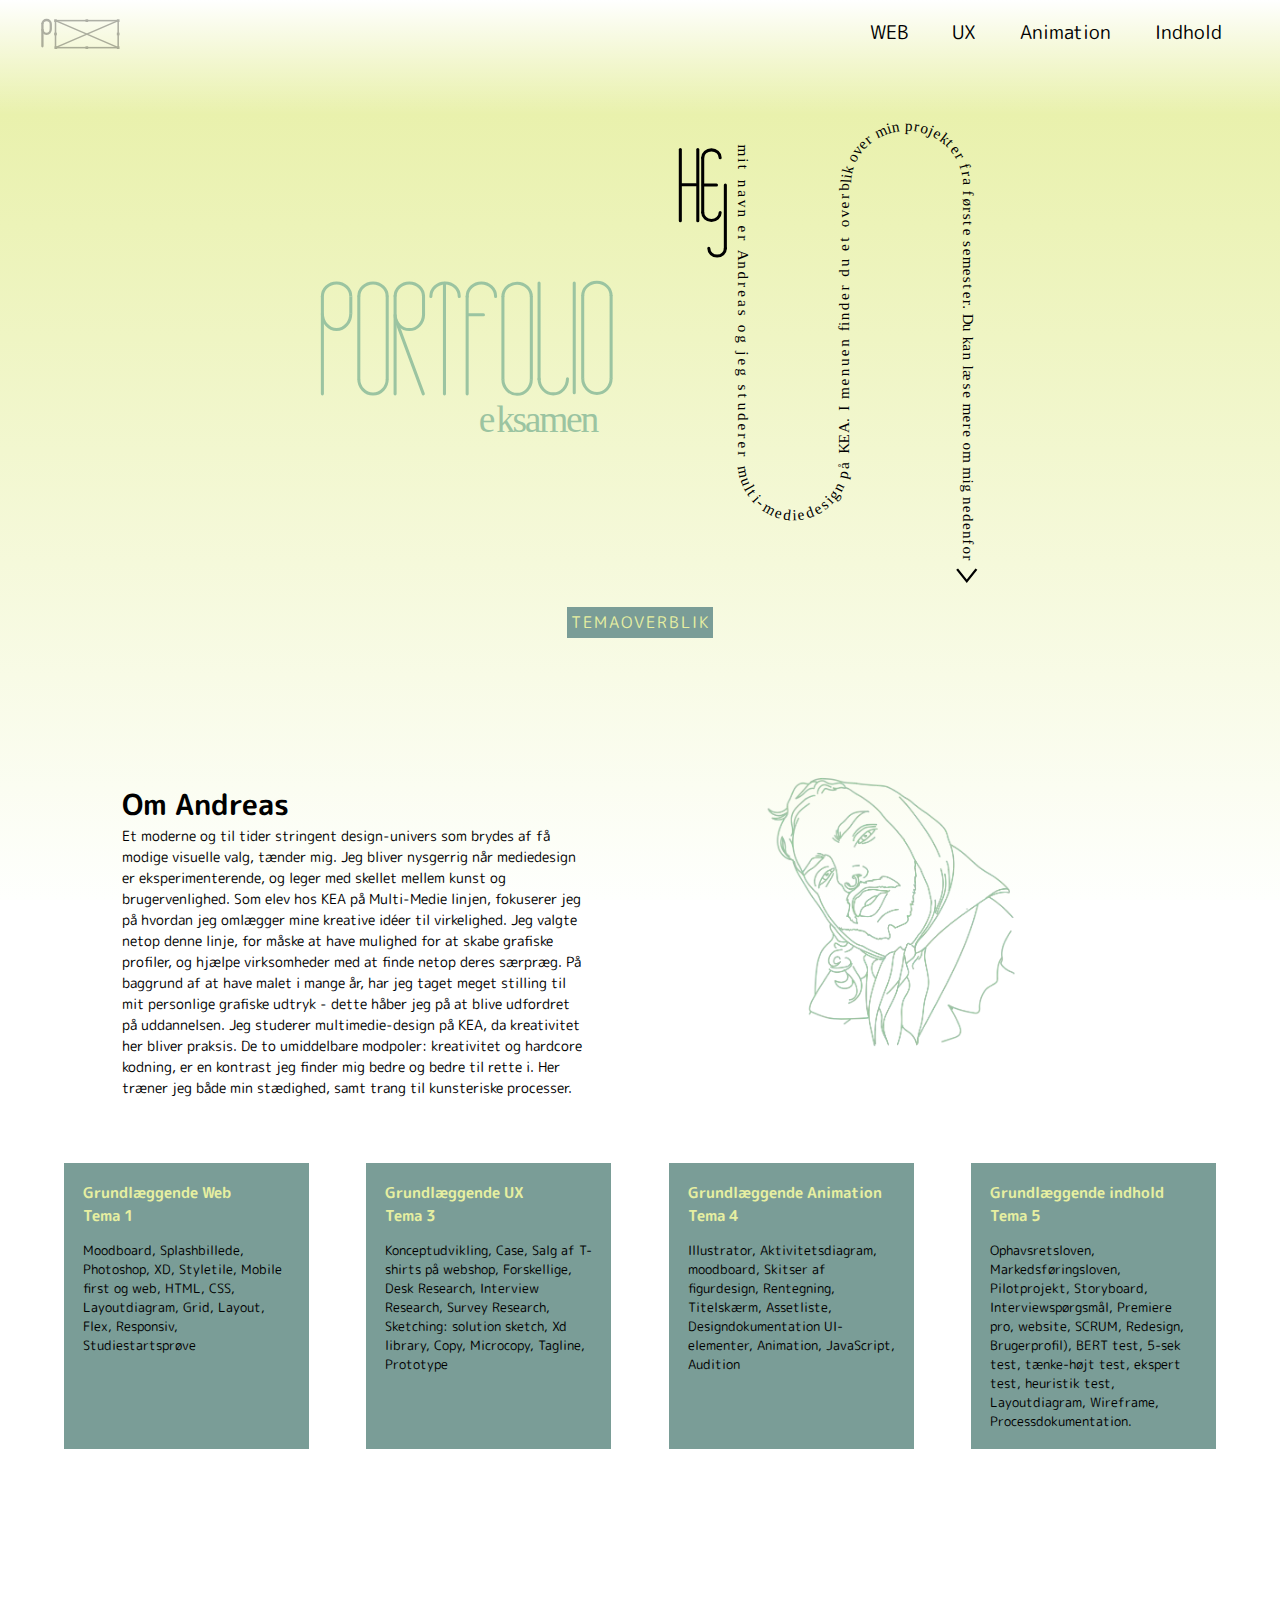
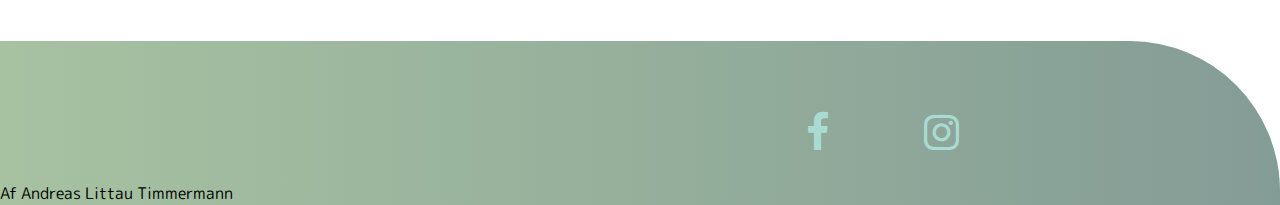
<file: index.html>
<!DOCTYPE html>
<html lang="da">
  <head>
    <meta charset="UTF-8" />
    <meta http-equiv="X-UA-Compatible" content="IE=edge" />
    <meta name="viewport" content="width=device-width, initial-scale=1.0" />
    <title>Document</title>
    <link rel="stylesheet" href="style.css" />
    <link rel="stylesheet" href="ALLE.css" />
    <link rel="preconnect" href="https://fonts.googleapis.com" />
    <link rel="preconnect" href="https://fonts.gstatic.com" crossorigin />
    <link
      href="https://fonts.googleapis.com/css2?family=M+PLUS+Rounded+1c&display=swap"
      rel="stylesheet"
    />
    <link
      rel="stylesheet"
      href="https://cdnjs.cloudflare.com/ajax/libs/font-awesome/4.7.0/css/font-awesome.min.css"
    />
  </head>

  <body>
    <header>
      <a href="index.html"
        ><img id="andreas_logo" src="billeder/logo.svg" alt="logo"
      /></a>
      <button class="toggle-btn">
        <img class="icon close" src="billeder/kryds.svg" alt="kryds" />
        <img class="icon burger" src="billeder/burgermenu.svg" alt="menu" />
      </button>

      <nav id="nav_burgermenu">
        <ul>
          <li><a href="web.html">WEB</a></li>
          <li><a href="UX.html">UX</a></li>
          <li><a href="Ani.html">Animation</a></li>
          <li><a href="indhold.html">Indhold</a></li>
        </ul>
      </nav>

      <nav id="nav_desktop" class="hidden">
        <ul>
          <li><a href="web.html">WEB</a></li>
          <li><a href="UX.html">UX</a></li>
          <li><a href="Ani.html">Animation</a></li>
          <li><a href="indhold.html">Indhold</a></li>
        </ul>
      </nav>
    </header>

    <div class="splash">
      <div class="portfolio">
        <img src="billeder/splash.svg" alt="portfolio" />
      </div>

      <div class="hej">
        <img src="billeder/billede2.svg" alt="tekst om andreas" />
      </div>
    </div>

    <div class="knap">
      <a href="index.html#temaoverblik">temaoverblik</a>
    </div>

    <div class="ommig">
      <div class="tekst">
        <h1>Om Andreas</h1>
        <p>
          Et moderne og til tider stringent design-univers som brydes af få
          modige visuelle valg, tænder mig. Jeg bliver nysgerrig når mediedesign
          er eksperimenterende, og leger med skellet mellem kunst og
          brugervenlighed. Som elev hos KEA på Multi-Medie linjen, fokuserer jeg
          på hvordan jeg omlægger mine kreative idéer til virkelighed. Jeg
          valgte netop denne linje, for måske at have mulighed for at skabe
          grafiske profiler, og hjælpe virksomheder med at finde netop deres
          særpræg. På baggrund af at have malet i mange år, har jeg taget meget
          stilling til mit personlige grafiske udtryk - dette håber jeg på at
          blive udfordret på uddannelsen. Jeg studerer multimedie-design på KEA,
          da kreativitet her bliver praksis. De to umiddelbare modpoler:
          kreativitet og hardcore kodning, er en kontrast jeg finder mig bedre
          og bedre til rette i. Her træner jeg både min stædighed, samt trang
          til kunsteriske processer.
        </p>
      </div>

      <div class="billede3">
        <img src="billeder/mig.webp" alt="mig" />
      </div>
    </div>

    <div id="temaoverblik">
      <div class="section3">
        <a class="tema" href="web.html">
          <h1>Grundlæggende Web <br />Tema 1</h1>
          <p>
            Moodboard, Splashbillede, Photoshop, XD, Styletile, Mobile first og
            web, HTML, CSS, Layoutdiagram, Grid, Layout, Flex, Responsiv,
            Studiestartsprøve
          </p>
        </a>

        <a class="tema" href="UX.html">
          <h1>Grundlæggende UX <br />Tema 3</h1>
          <p>
            Konceptudvikling, Case, Salg af T-shirts på webshop, Forskellige,
            Desk Research, Interview Research, Survey Research, Sketching:
            solution sketch, Xd library, Copy, Microcopy, Tagline, Prototype
          </p>
        </a>

        <a class="tema" href="Ani.html">
          <h1>Grundlæggende Animation <br />Tema 4</h1>
          <p>
            Illustrator, Aktivitetsdiagram, moodboard, Skitser af figurdesign,
            Rentegning, Titelskærm, Assetliste, Designdokumentation
            UI-elementer, Animation, JavaScript, Audition
          </p>
        </a>

        <a class="tema" href="indhold.html">
          <h1>Grundlæggende indhold <br />Tema 5</h1>
          <p>
            Ophavsretsloven, Markedsføringsloven, Pilotprojekt, Storyboard,
            Interviewspørgsmål, Premiere pro, website, SCRUM, Redesign,
            Brugerprofil), BERT test, 5-sek test, tænke-højt test, ekspert test,
            heuristik test, Layoutdiagram, Wireframe, Processdokumentation.
          </p>
        </a>
      </div>
    </div>

    <footer>
      <div class="footerindhold">
        <ul class="medier">
          <li>
            <a
              href="https://www.facebook.com/andreas.l.timmermann/"
              class="fa fa-facebook"
            ></a>
          </li>
          <li>
            <a
              href="https://www.instagram.com/andreastimmermann/?hl=da"
              class="fa fa-instagram"
            ></a>
          </li>
        </ul>
      </div>
      <p>Af Andreas Littau Timmermann</p>
    </footer>
    <script src="ALLE.js"></script>
  </body>
</html>
</file>
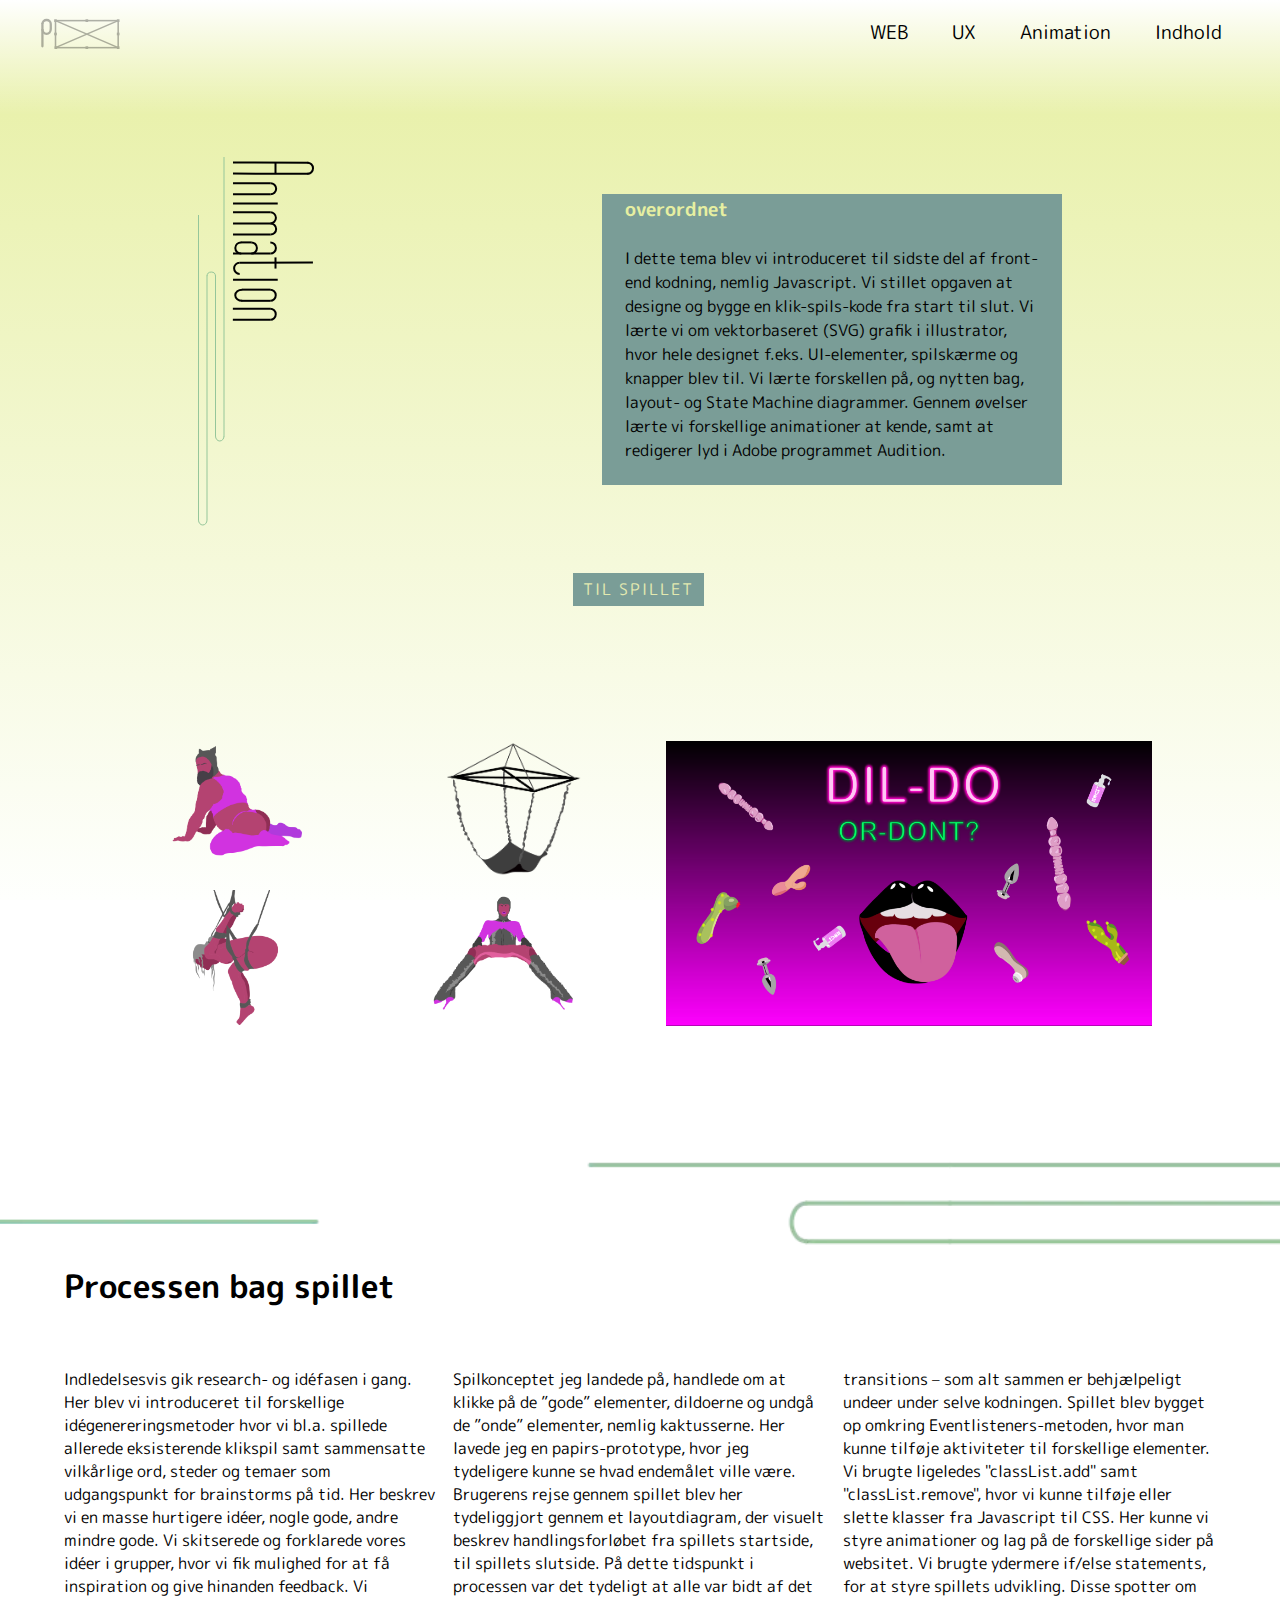
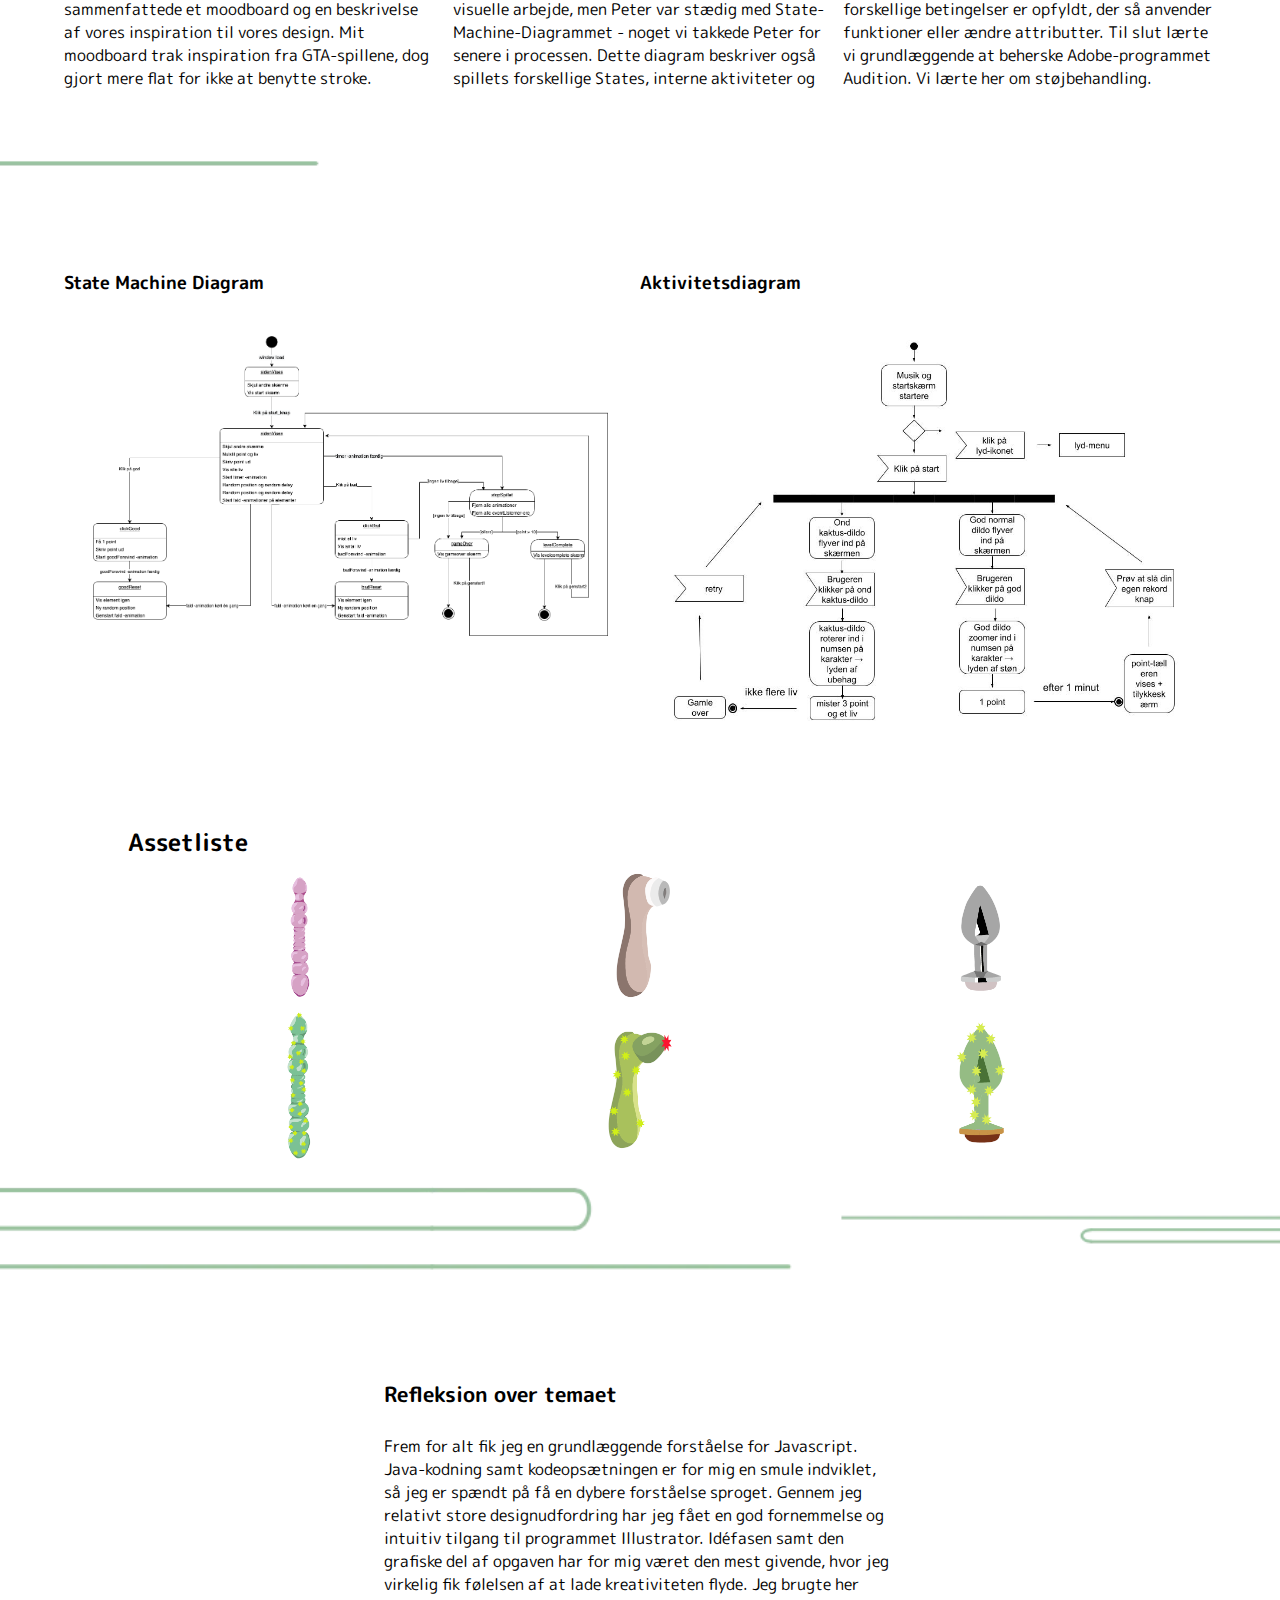
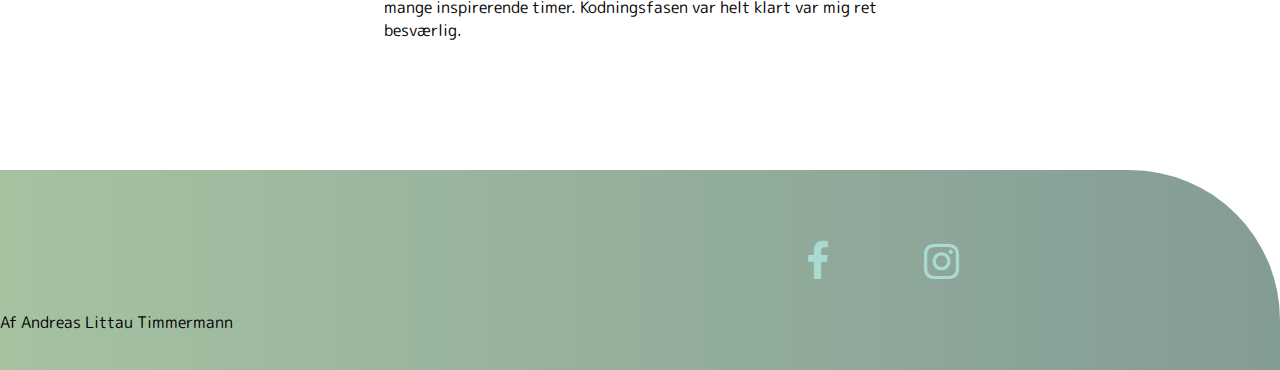
<file: Ani.html>
<!DOCTYPE html>
<html lang="da">
  <head>
    <meta charset="UTF-8" />
    <meta http-equiv="X-UA-Compatible" content="IE=edge" />
    <meta name="viewport" content="width=device-width, initial-scale=1.0" />
    <title>Document</title>
    <link rel="stylesheet" href="Ani.css" />
    <link rel="stylesheet" href="ALLE.css" />
    <link rel="preconnect" href="https://fonts.googleapis.com" />
    <link rel="preconnect" href="https://fonts.gstatic.com" crossorigin />
    <link
      href="https://fonts.googleapis.com/css2?family=M+PLUS+Rounded+1c&display=swap"
      rel="stylesheet"
    />
    <link
      rel="stylesheet"
      href="https://cdnjs.cloudflare.com/ajax/libs/font-awesome/4.7.0/css/font-awesome.min.css"
    />
  </head>
  <body>
    <header>
      <a href="index.html"
        ><img id="andreas_logo" src="billeder/logo.svg" alt="logo"
      /></a>
      <button class="toggle-btn">
        <img class="icon close" src="billeder/kryds.svg" alt="kryds" />
        <img class="icon burger" src="billeder/burgermenu.svg" alt="menu" />
      </button>

      <nav id="nav_burgermenu">
        <ul>
          <li><a href="web.html">WEB</a></li>
          <li><a href="UX.html">UX</a></li>
          <li><a href="Ani.html">Animation</a></li>
          <li><a href="indhold.html">Indhold</a></li>
        </ul>
      </nav>

      <nav id="nav_desktop" class="hidden">
        <ul>
          <li><a href="web.html">WEB</a></li>
          <li><a href="UX.html">UX</a></li>
          <li><a href="Ani.html">Animation</a></li>
          <li><a href="indhold.html">Indhold</a></li>
        </ul>
      </nav>
    </header>

    <div class="section1">
      <div class="animation">
        <img src="billeder/animation/animation.svg" alt="" />
      </div>

      <div class="overordnet">
        <h1>overordnet</h1>
        <p>
          I dette tema blev vi introduceret til sidste del af front-end kodning,
          nemlig Javascript. Vi stillet opgaven at designe og bygge en
          klik-spils-kode fra start til slut. Vi lærte vi om vektorbaseret (SVG)
          grafik i illustrator, hvor hele designet f.eks. UI-elementer,
          spilskærme og knapper blev til. Vi lærte forskellen på, og nytten bag,
          layout- og State Machine diagrammer. Gennem øvelser lærte vi
          forskellige animationer at kende, samt at redigerer lyd i Adobe
          programmet Audition.
        </p>
      </div>
    </div>

    <div class="section2">
      <div class="knap">
        <a href="https://downprelude.github.io/Hjemmeside-kopi/spillet.html"
          >Til spillet</a
        >
      </div>
    </div>

    <div class="section3">
      <img src="billeder/animation/hundemand.png" alt="" />
      <img src="billeder/animation/slynge.png" alt="" />
      <img src="billeder/animation/slinge.png" alt="" />
      <img src="billeder/animation/dom.png" alt="" />
      <div class="dildo">
        <img src="billeder/animation/dildoordont.png" alt="" />
      </div>
    </div>

    <div class="opdeler">
      <img src="billeder/web/opdeler2.webp" alt="opdeler" />
    </div>

    <div class="section4">
      <h1>Processen bag spillet</h1>

      <p>
        Indledelsesvis gik research- og idéfasen i gang. Her blev vi
        introduceret til forskellige idégenereringsmetoder hvor vi bl.a.
        spillede allerede eksisterende klikspil samt sammensatte vilkårlige ord,
        steder og temaer som udgangspunkt for brainstorms på tid. Her beskrev vi
        en masse hurtigere idéer, nogle gode, andre mindre gode. Vi skitserede
        og forklarede vores idéer i grupper, hvor vi fik mulighed for at få
        inspiration og give hinanden feedback. Vi sammenfattede et moodboard og
        en beskrivelse af vores inspiration til vores design. Mit moodboard trak
        inspiration fra GTA-spillene, dog gjort mere flat for ikke at benytte
        stroke. Spilkonceptet jeg landede på, handlede om at klikke på de ”gode”
        elementer, dildoerne og undgå de ”onde” elementer, nemlig kaktusserne.
        Her lavede jeg en papirs-prototype, hvor jeg tydeligere kunne se hvad
        endemålet ville være. Brugerens rejse gennem spillet blev her
        tydeliggjort gennem et layoutdiagram, der visuelt beskrev
        handlingsforløbet fra spillets startside, til spillets slutside. På
        dette tidspunkt i processen var det tydeligt at alle var bidt af det
        visuelle arbejde, men Peter var stædig med State-Machine-Diagrammet -
        noget vi takkede Peter for senere i processen. Dette diagram beskriver
        også spillets forskellige States, interne aktiviteter og transitions –
        som alt sammen er behjælpeligt undeer under selve kodningen. Spillet
        blev bygget op omkring Eventlisteners-metoden, hvor man kunne tilføje
        aktiviteter til forskellige elementer. Vi brugte ligeledes
        "classList.add" samt "classList.remove", hvor vi kunne tilføje eller
        slette klasser fra Javascript til CSS. Her kunne vi styre animationer og
        lag på de forskellige sider på websitet. Vi brugte ydermere if/else
        statements, for at styre spillets udvikling. Disse spotter om
        forskellige betingelser er opfyldt, der så anvender funktioner eller
        ændre attributter. Til slut lærte vi grundlæggende at beherske
        Adobe-programmet Audition. Vi lærte her om støjbehandling.
      </p>
    </div>

    <div class="opdeler">
      <img src="billeder/web/opdeler4.webp" alt="" />
    </div>

    <div class="section5">
      <div class="diagrammer">
        <div class="statemachine">
          <h2>State Machine Diagram</h2>
          <img src="billeder//animation/Statemachin.png" alt="statemachine" />
        </div>
        <div class="aktivitet">
          <h2>Aktivitetsdiagram</h2>

          <img
            src="billeder/animation/aktivitetsdiagram.jpg"
            alt="aktivitetsdiagram"
          />
        </div>
      </div>
    </div>

    <div class="sectionasset">
      <h2>Assetliste</h2>
      <div class="assetliste">
        <img src="billeder/animation/dildo1.png" class="hej" alt="dildo" />
        <img src="billeder/animation/satisfyer.png" alt="satisfyer" />
        <img src="billeder/animation/buttplug.png" alt="buttplug" />
        <img src="billeder/animation/kaktusdildo.png" alt="kaktusdildo" />
        <img
          src="billeder/animation/kaktussatisfyer.png"
          alt="kaktussatisdyer"
        />
        <img src="billeder/animation/kaktusbuttplug.png" alt="kaktusbuttplug" />
      </div>
    </div>

    <div class="opdeler">
      <img src="billeder/web/opdeler3.webp" alt="opdeler" />
    </div>

    <div class="section6">
      <h1>Refleksion over temaet</h1>
      <p>
        Frem for alt fik jeg en grundlæggende forståelse for Javascript.
        Java-kodning samt kodeopsætningen er for mig en smule indviklet, så jeg
        er spændt på få en dybere forståelse sproget. Gennem jeg relativt store
        designudfordring har jeg fået en god fornemmelse og intuitiv tilgang til
        programmet Illustrator. Idéfasen samt den grafiske del af opgaven har
        for mig været den mest givende, hvor jeg virkelig fik følelsen af at
        lade kreativiteten flyde. Jeg brugte her mange inspirerende timer.
        Kodningsfasen var helt klart var mig ret besværlig.
      </p>
    </div>

    <footer>
      <div class="footerindhold">
        <ul class="medier">
          <li>
            <a
              href="https://www.facebook.com/andreas.l.timmermann/"
              class="fa fa-facebook"
            ></a>
          </li>
          <li>
            <a
              href="https://www.instagram.com/andreastimmermann/?hl=da"
              class="fa fa-instagram"
            ></a>
          </li>
        </ul>
      </div>
      <p>Af Andreas Littau Timmermann</p>
    </footer>

    <script src="ALLE.js"></script>
  </body>
</html>
</file>
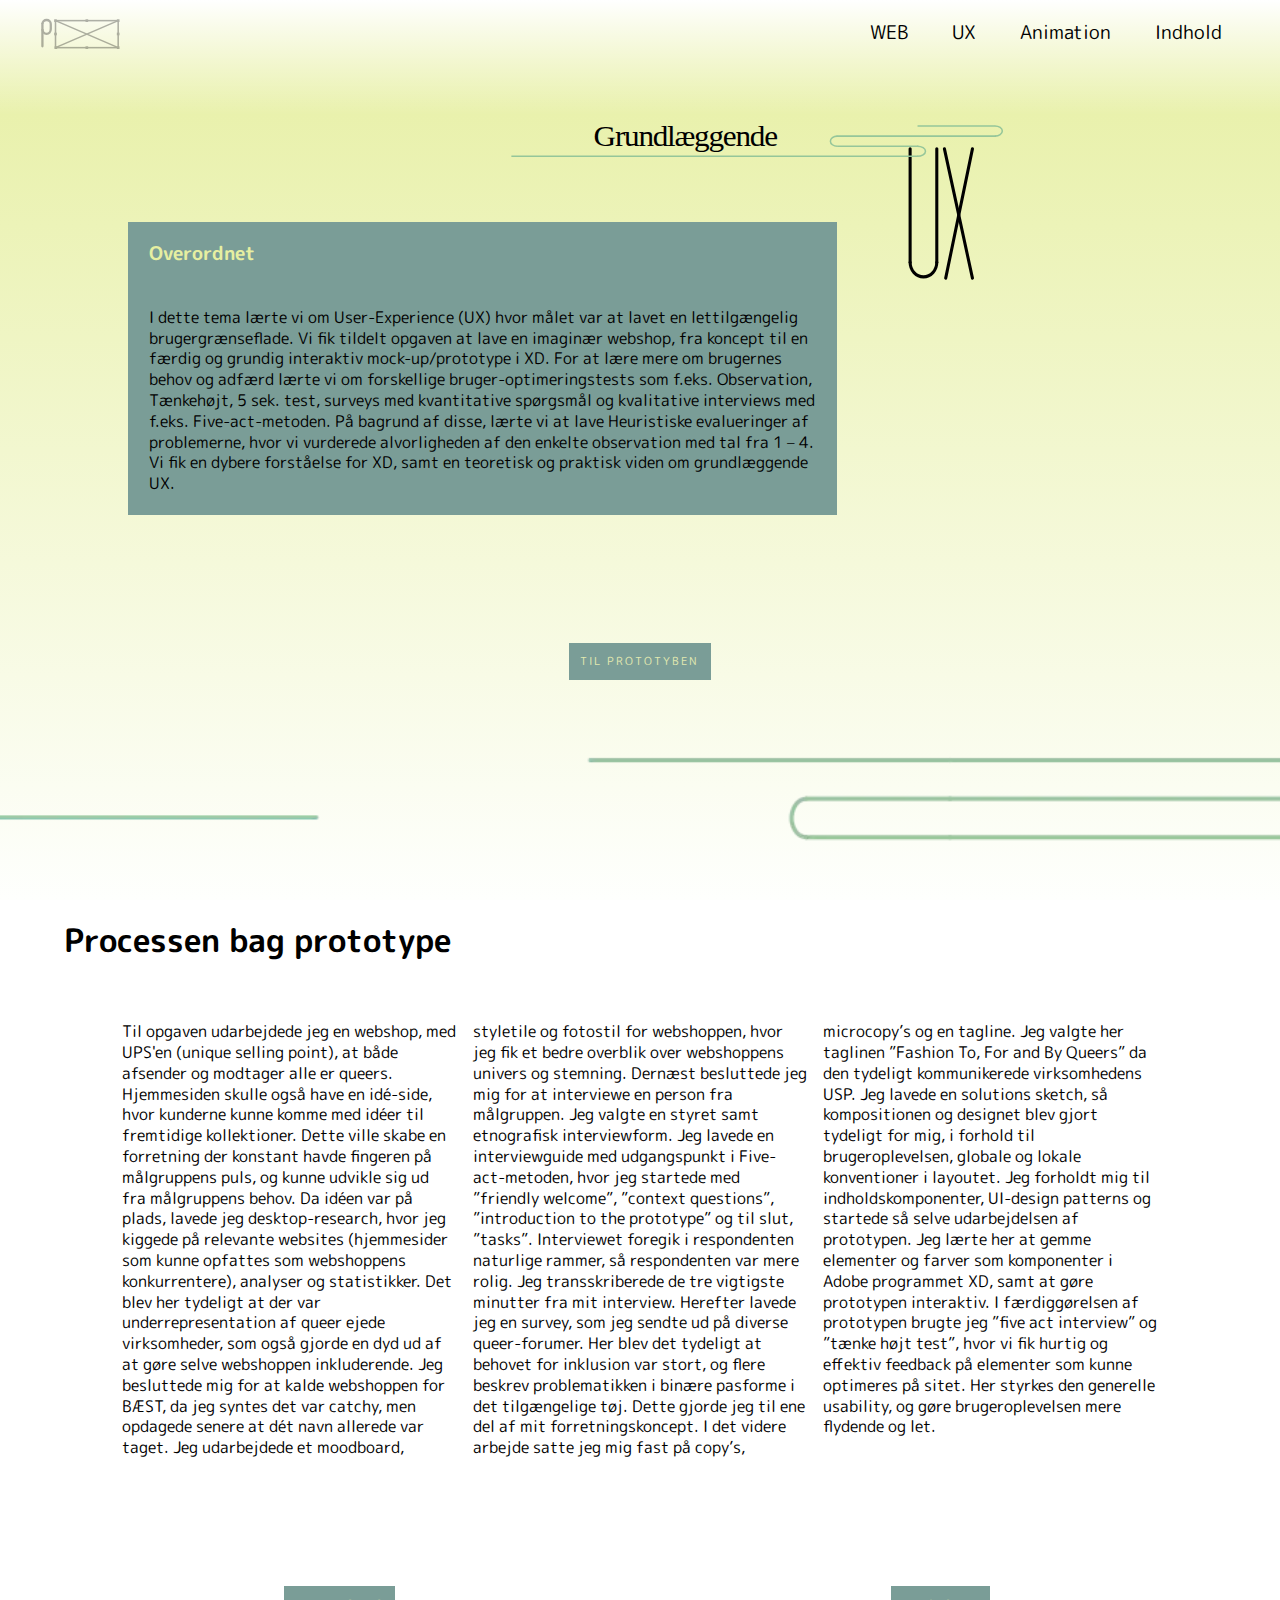
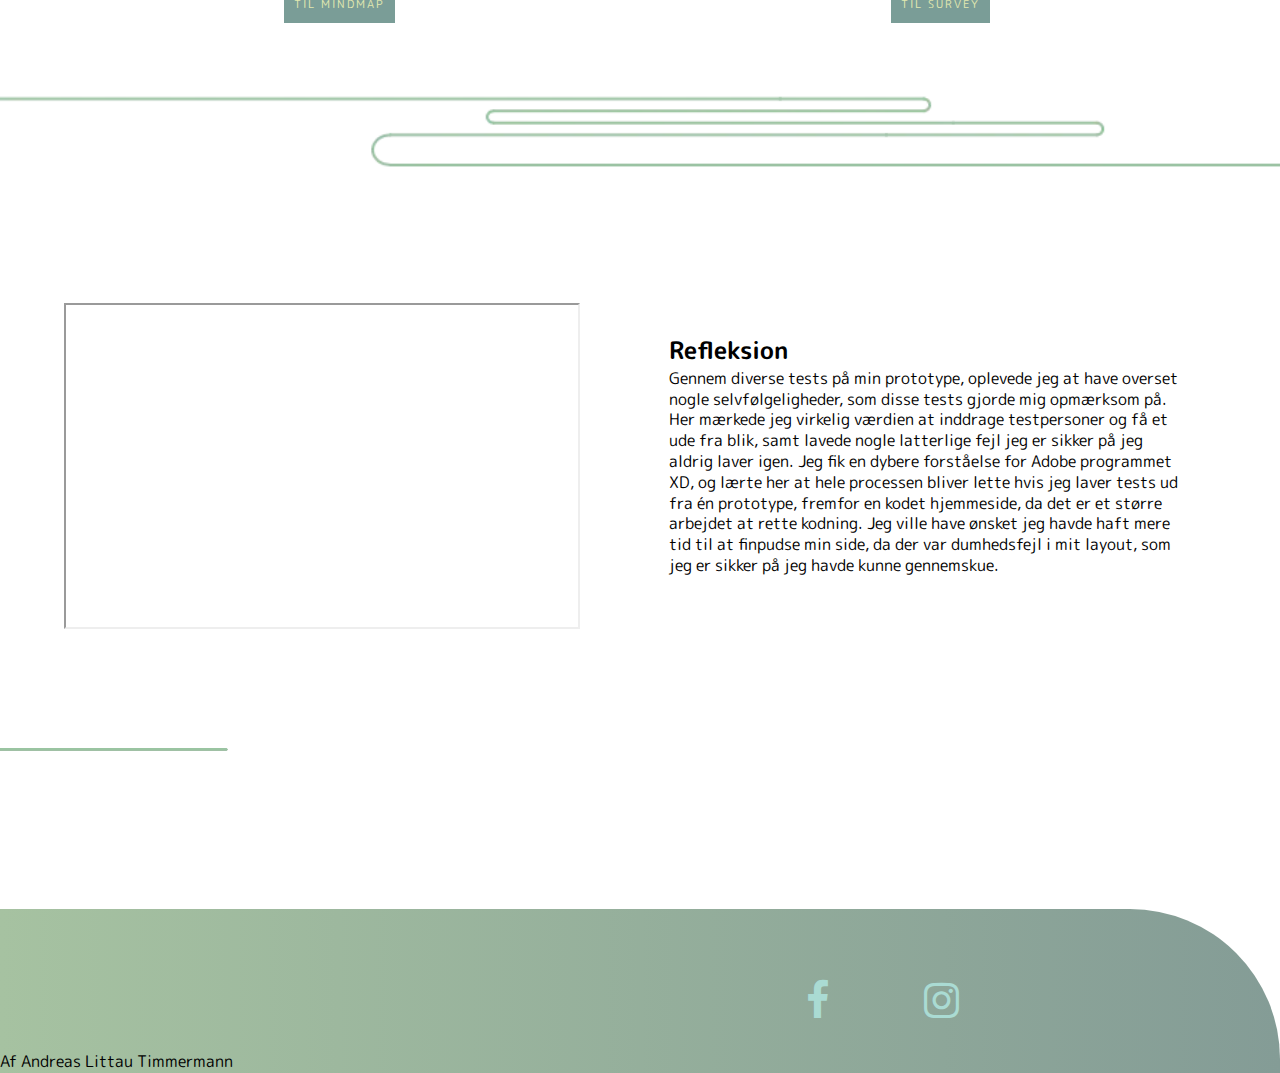
<file: UX.html>
<!DOCTYPE html>
<html lang="da">
  <head>
    <meta charset="UTF-8" />
    <meta http-equiv="X-UA-Compatible" content="IE=edge" />
    <meta name="viewport" content="width=device-width, initial-scale=1.0" />
    <title>Grundlæggende UX</title>
    <link rel="stylesheet" href="UX.css" />
    <link rel="stylesheet" href="ALLE.css" />
    <link
      rel="stylesheet"
      href="https://cdnjs.cloudflare.com/ajax/libs/font-awesome/4.7.0/css/font-awesome.min.css"
    />
    <link
      href="https://fonts.googleapis.com/css2?family=M+PLUS+Rounded+1c&display=swap"
      rel="stylesheet"
    />
  </head>
  <body>
    <header>
      <a href="index.html"
        ><img id="andreas_logo" src="billeder/logo.svg" alt="logo"
      /></a>
      <button class="toggle-btn">
        <img class="icon close" src="billeder/kryds.svg" alt="kryds" />
        <img class="icon burger" src="billeder/burgermenu.svg" alt="menu" />
      </button>

      <nav id="nav_burgermenu">
        <ul>
          <li><a href="web.html">WEB</a></li>
          <li><a href="UX.html">UX</a></li>
          <li><a href="Ani.html">Animation</a></li>
          <li><a href="indhold.html">Indhold</a></li>
        </ul>
      </nav>

      <nav id="nav_desktop" class="hidden">
        <ul>
          <li><a href="web.html">WEB</a></li>
          <li><a href="UX.html">UX</a></li>
          <li><a href="Ani.html">Animation</a></li>
          <li><a href="indhold.html">Indhold</a></li>
        </ul>
      </nav>
    </header>
    <div class="section1">
      <div class="overodnet">
        <h1>Overordnet</h1>
        <p>
          I dette tema lærte vi om User-Experience (UX) hvor målet var at lavet
          en lettilgængelig brugergrænseflade. Vi fik tildelt opgaven at lave en
          imaginær webshop, fra koncept til en færdig og grundig interaktiv
          mock-up/prototype i XD. For at lære mere om brugernes behov og adfærd
          lærte vi om forskellige bruger-optimeringstests som f.eks.
          Observation, Tænkehøjt, 5 sek. test, surveys med kvantitative
          spørgsmål og kvalitative interviews med f.eks. Five-act-metoden. På
          bagrund af disse, lærte vi at lave Heuristiske evalueringer af
          problemerne, hvor vi vurderede alvorligheden af den enkelte
          observation med tal fra 1 – 4. Vi fik en dybere forståelse for XD,
          samt en teoretisk og praktisk viden om grundlæggende UX.
        </p>
      </div>

      <div class="ux">
        <img src="billeder/UX/grundlæggendeux.svg" alt="UX" />
      </div>
    </div>

    <div class="section2">
      <div class="knap">
        <a
          href="https://xd.adobe.com/view/73e7176b-0763-4697-bb2d-a73b844e5c7e-26b4/"
          >Til prototyben</a
        >
      </div>
    </div>

    <div class="opdeler">
      <img src="billeder/web/opdeler2.webp" alt="opdeler" />
    </div>

    <div class="section3">
      <h1>Processen bag prototype</h1>
      <p>
        Til opgaven udarbejdede jeg en webshop, med UPS'en (unique selling
        point), at både afsender og modtager alle er queers. Hjemmesiden skulle
        også have en idé-side, hvor kunderne kunne komme med idéer til
        fremtidige kollektioner. Dette ville skabe en forretning der konstant
        havde fingeren på målgruppens puls, og kunne udvikle sig ud fra
        målgruppens behov. Da idéen var på plads, lavede jeg desktop-research,
        hvor jeg kiggede på relevante websites (hjemmesider som kunne opfattes
        som webshoppens konkurrentere), analyser og statistikker. Det blev her
        tydeligt at der var underrepresentation af queer ejede virksomheder, som
        også gjorde en dyd ud af at gøre selve webshoppen inkluderende. Jeg
        besluttede mig for at kalde webshoppen for BÆST, da jeg syntes det var
        catchy, men opdagede senere at dét navn allerede var taget. Jeg
        udarbejdede et moodboard, styletile og fotostil for webshoppen, hvor jeg
        fik et bedre overblik over webshoppens univers og stemning. Dernæst
        besluttede jeg mig for at interviewe en person fra målgruppen. Jeg
        valgte en styret samt etnografisk interviewform. Jeg lavede en
        interviewguide med udgangspunkt i Five-act-metoden, hvor jeg startede
        med ”friendly welcome”, ”context questions”, ”introduction to the
        prototype” og til slut, ”tasks”. Interviewet foregik i respondenten
        naturlige rammer, så respondenten var mere rolig. Jeg transskriberede de
        tre vigtigste minutter fra mit interview. Herefter lavede jeg en survey,
        som jeg sendte ud på diverse queer-forumer. Her blev det tydeligt at
        behovet for inklusion var stort, og flere beskrev problematikken i
        binære pasforme i det tilgængelige tøj. Dette gjorde jeg til ene del af
        mit forretningskoncept. I det videre arbejde satte jeg mig fast på
        copy’s, microcopy’s og en tagline. Jeg valgte her taglinen ”Fashion To,
        For and By Queers” da den tydeligt kommunikerede virksomhedens USP. Jeg
        lavede en solutions sketch, så kompositionen og designet blev gjort
        tydeligt for mig, i forhold til brugeroplevelsen, globale og lokale
        konventioner i layoutet. Jeg forholdt mig til indholdskomponenter,
        UI-design patterns og startede så selve udarbejdelsen af prototypen. Jeg
        lærte her at gemme elementer og farver som komponenter i Adobe
        programmet XD, samt at gøre prototypen interaktiv. I færdiggørelsen af
        prototypen brugte jeg ”five act interview” og ”tænke højt test”, hvor vi
        fik hurtig og effektiv feedback på elementer som kunne optimeres på
        sitet. Her styrkes den generelle usability, og gøre brugeroplevelsen
        mere flydende og let.
      </p>
    </div>

    <div class="toknapper">
      <div class="knap mindmap">
        <a href="https://miro.com/app/board/o9J_luADJCc=/">Til Mindmap</a>
      </div>

      <div class="knap survey">
        <a
          href="https://docs.google.com/forms/d/e/1FAIpQLSeqX3IgGkAy7QAV1cgGkWveFiZuXQRSENyDFf1bHSlA-kBgbw/viewform?vc=0&c=0&w=1&flr=0"
          >Til survey</a
        >
      </div>
    </div>

    <div class="opdeler2">
      <img src="billeder/web/opdeler5.webp" alt="opdeler" />
    </div>

    <div class="section4">
      <div class="powerpoint">
        <iframe
          src="https://docs.google.com/presentation/d/e/2PACX-1vS5ro88RaFEmPaslWXdmcPzza3BjqJFQirh71_t9liZdilireUiBVMufKDLq8Jpdg/embed?start=false&loop=false&delayms=3000"
          width="1920"
          height="1109"
        ></iframe>
      </div>

      <div class="refleksion">
        <h2>Refleksion</h2>

        <p>
          Gennem diverse tests på min prototype, oplevede jeg at have overset
          nogle selvfølgeligheder, som disse tests gjorde mig opmærksom på. Her
          mærkede jeg virkelig værdien at inddrage testpersoner og få et ude fra
          blik, samt lavede nogle latterlige fejl jeg er sikker på jeg aldrig
          laver igen. Jeg fik en dybere forståelse for Adobe programmet XD, og
          lærte her at hele processen bliver lette hvis jeg laver tests ud fra
          én prototype, fremfor en kodet hjemmeside, da det er et større
          arbejdet at rette kodning. Jeg ville have ønsket jeg havde haft mere
          tid til at finpudse min side, da der var dumhedsfejl i mit layout, som
          jeg er sikker på jeg havde kunne gennemskue.
        </p>
      </div>
    </div>

    <div class="opdeler3">
      <img src="billeder/web/opdeler4.webp" alt="opdeler" />
    </div>

    <footer>
      <div class="footerindhold">
        <ul class="medier">
          <li>
            <a
              href="https://www.facebook.com/andreas.l.timmermann/"
              class="fa fa-facebook"
            ></a>
          </li>
          <li>
            <a
              href="https://www.instagram.com/andreastimmermann/?hl=da"
              class="fa fa-instagram"
            ></a>
          </li>
        </ul>
      </div>
      <p>Af Andreas Littau Timmermann</p>
    </footer>

    <script src="ALLE.js"></script>
  </body>
</html>
</file>
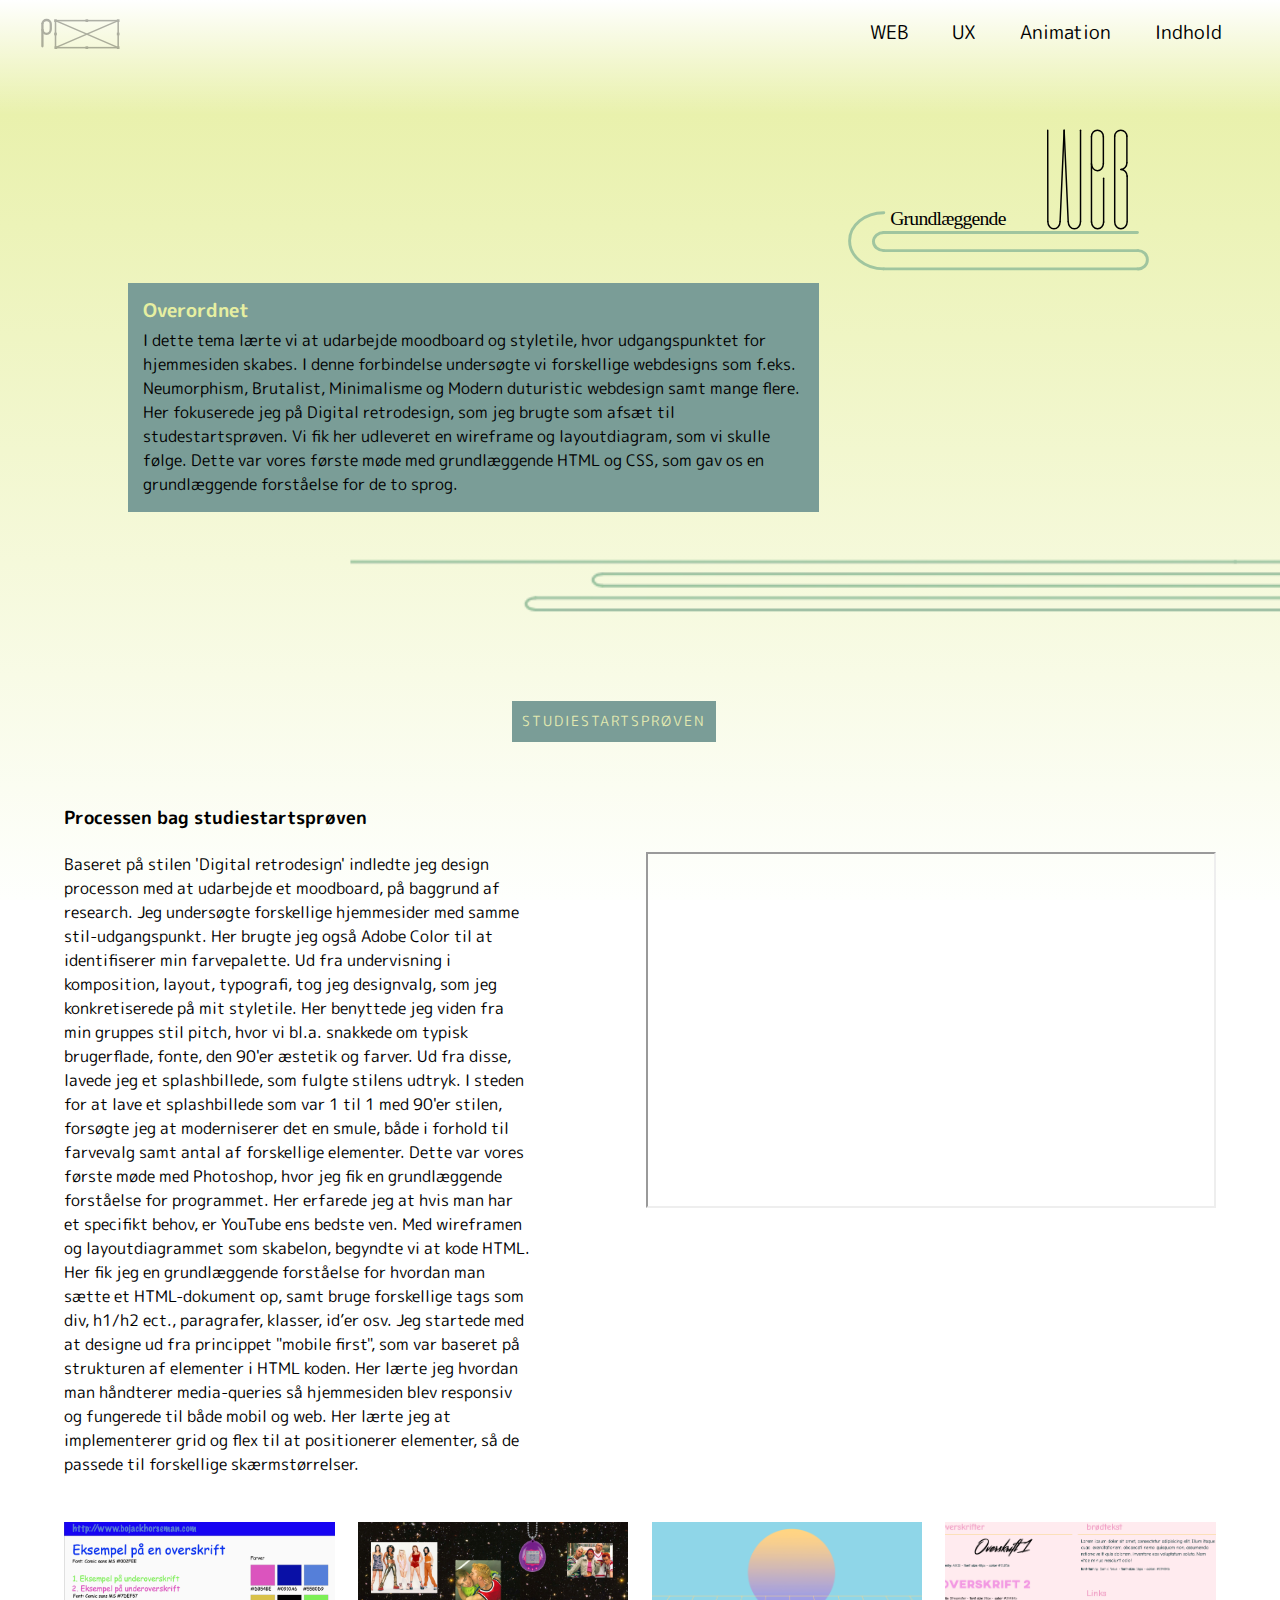
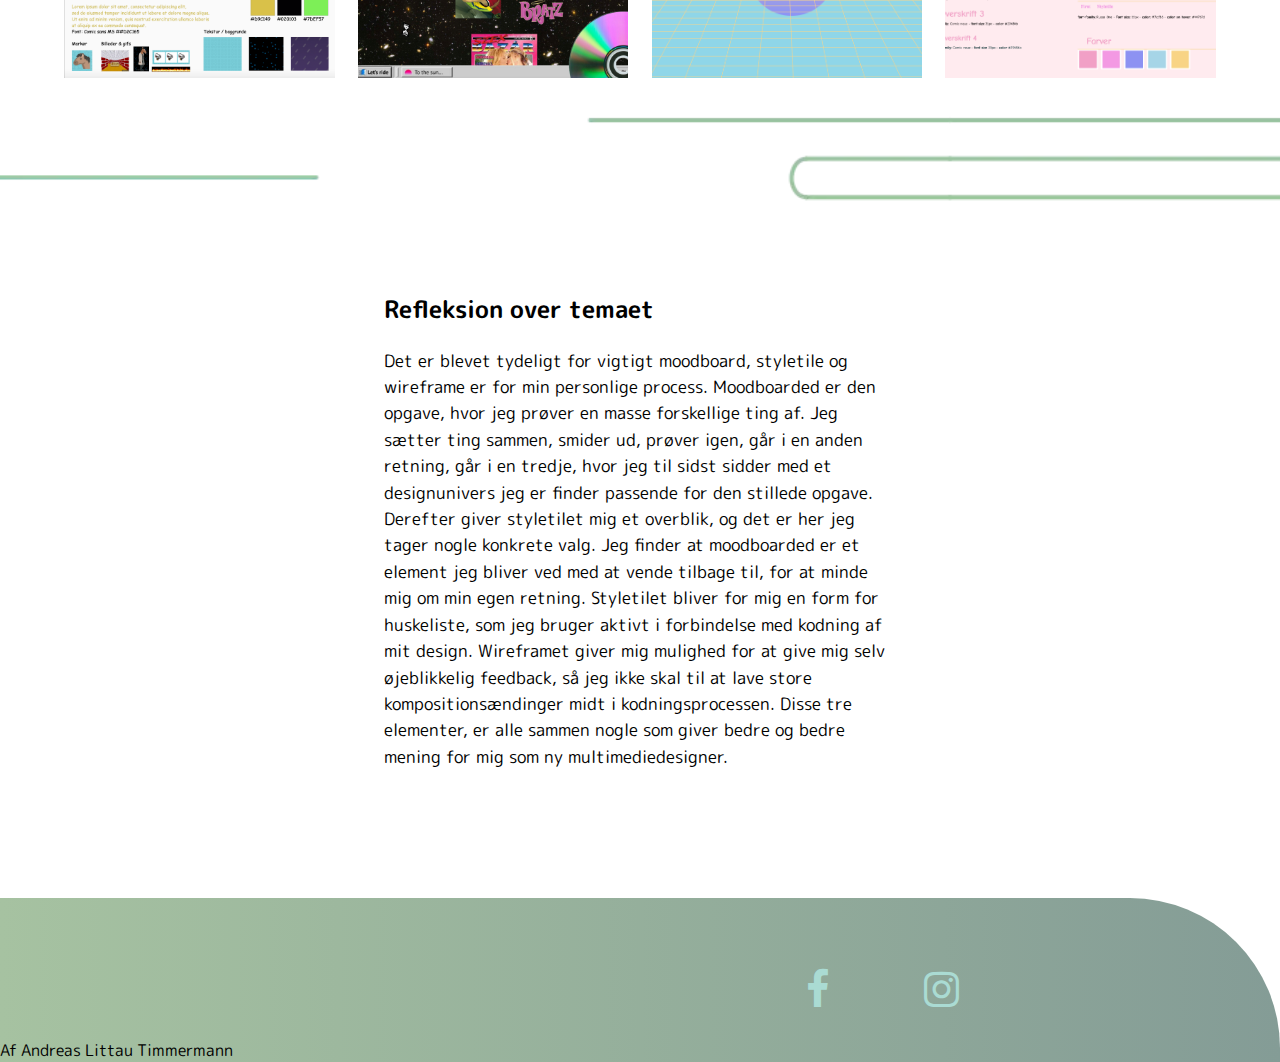
<file: web.html>
<!DOCTYPE html>
<html lang="da">
  <head>
    <meta charset="UTF-8" />
    <meta http-equiv="X-UA-Compatible" content="IE=edge" />
    <meta name="viewport" content="width=device-width, initial-scale=1.0" />
    <title>Document</title>

    <link rel="stylesheet" href="GW.css" />
    <link rel="stylesheet" href="ALLE.css" />
    <link
      rel="stylesheet"
      href="https://cdnjs.cloudflare.com/ajax/libs/font-awesome/4.7.0/css/font-awesome.min.css"
    />
    <link
      href="https://fonts.googleapis.com/css2?family=M+PLUS+Rounded+1c&display=swap"
      rel="stylesheet"
    />
  </head>
  <body>
    <header>
      <a href="index.html"
        ><img id="andreas_logo" src="billeder/logo.svg" alt="logo"
      /></a>
      <button class="toggle-btn">
        <img class="icon close" src="billeder/kryds.svg" alt="menu" />
        <img class="icon burger" src="billeder/burgermenu.svg" alt="kryds" />
      </button>

      <nav id="nav_burgermenu">
        <ul>
          <li><a href="web.html">WEB</a></li>
          <li><a href="UX.html">UX</a></li>
          <li><a href="Ani.html">Animation</a></li>
          <li><a href="indhold.html">Indhold</a></li>
        </ul>
      </nav>

      <nav id="nav_desktop" class="hidden">
        <ul>
          <li><a href="web.html">WEB</a></li>
          <li><a href="UX.html">UX</a></li>
          <li><a href="Ani.html">Animation</a></li>
          <li><a href="indhold.html">Indhold</a></li>
        </ul>
      </nav>
    </header>
    <div class="section1">
      <div class="web">
        <img src="billeder/web/web-splash.svg" alt="" />
      </div>
      <div class="introweb">
        <div class="introtekst">
          <h1>Overordnet</h1>
          <p>
            I dette tema lærte vi at udarbejde moodboard og styletile, hvor
            udgangspunktet for hjemmesiden skabes. I denne forbindelse
            undersøgte vi forskellige webdesigns som f.eks. Neumorphism,
            Brutalist, Minimalisme og Modern duturistic webdesign samt mange
            flere. Her fokuserede jeg på Digital retrodesign, som jeg brugte som
            afsæt til studestartsprøven. Vi fik her udleveret en wireframe og
            layoutdiagram, som vi skulle følge. Dette var vores første møde med
            grundlæggende HTML og CSS, som gav os en grundlæggende forståelse
            for de to sprog.
          </p>
        </div>
      </div>
    </div>

    <div class="opdeler">
      <img src="billeder/web/opdeler.webp" alt="opdeler" />
    </div>

    <div class="process">
      <div class="knap-grid">
        <div class="knap2">
          <a
            href="http://andreaslittau.dk/kea/02_web/02_html/responsive_site_v2/"
            >Studiestartsprøven</a
          >
        </div>
      </div>

      <div class="section2">
        <div class="processtekst">
          <h1>Processen bag studiestartsprøven</h1>
          <p>
            Baseret på stilen 'Digital retrodesign' indledte jeg design
            processon med at udarbejde et moodboard, på baggrund af research.
            Jeg undersøgte forskellige hjemmesider med samme stil-udgangspunkt.
            Her brugte jeg også Adobe Color til at identifiserer min
            farvepalette. Ud fra undervisning i komposition, layout, typografi,
            tog jeg designvalg, som jeg konkretiserede på mit styletile. Her
            benyttede jeg viden fra min gruppes stil pitch, hvor vi bl.a.
            snakkede om typisk brugerflade, fonte, den 90'er æstetik og farver.
            Ud fra disse, lavede jeg et splashbillede, som fulgte stilens
            udtryk. I steden for at lave et splashbillede som var 1 til 1 med
            90'er stilen, forsøgte jeg at moderniserer det en smule, både i
            forhold til farvevalg samt antal af forskellige elementer. Dette var
            vores første møde med Photoshop, hvor jeg fik en grundlæggende
            forståelse for programmet. Her erfarede jeg at hvis man har et
            specifikt behov, er YouTube ens bedste ven. Med wireframen og
            layoutdiagrammet som skabelon, begyndte vi at kode HTML. Her fik jeg
            en grundlæggende forståelse for hvordan man sætte et HTML-dokument
            op, samt bruge forskellige tags som div, h1/h2 ect., paragrafer,
            klasser, id’er osv. Jeg startede med at designe ud fra princippet
            "mobile first", som var baseret på strukturen af elementer i HTML
            koden. Her lærte jeg hvordan man håndterer media-queries så
            hjemmesiden blev responsiv og fungerede til både mobil og web. Her
            lærte jeg at implementerer grid og flex til at positionerer
            elementer, så de passede til forskellige skærmstørrelser.
          </p>
        </div>
        <div class="powerpoint">
          <iframe
            src="https://docs.google.com/presentation/d/e/2PACX-1vSL13AfnmTSxporJ6XfxiW5m6dTlWBcVg0m27sdpUyryFKFalLxaMiw_i8M3yv_kTCbossEWUYYYR56/embed?start=false&loop=false&delayms=3000"
            width="960"
            height="569"
          ></iframe>
        </div>
      </div>
    </div>

    <div class="collage">
      <img src="billeder/web/retrostyletile.png" alt="" />
      <img src="billeder/web/retromood.png" alt="" />
      <img src="billeder/web/splashbillede.png" alt="" />
      <img src="billeder/web/styletilehjemmeside.png" alt="" />
    </div>

    <div class="opdeler">
      <img src="billeder/web/opdeler2.webp" alt="" />
    </div>

    <div class="section3">
      <div class="brodtekst2">
        <h1>Refleksion over temaet</h1>

        <p>
          Det er blevet tydeligt for vigtigt moodboard, styletile og wireframe
          er for min personlige process. Moodboarded er den opgave, hvor jeg
          prøver en masse forskellige ting af. Jeg sætter ting sammen, smider
          ud, prøver igen, går i en anden retning, går i en tredje, hvor jeg til
          sidst sidder med et designunivers jeg er finder passende for den
          stillede opgave. Derefter giver styletilet mig et overblik, og det er
          her jeg tager nogle konkrete valg. Jeg finder at moodboarded er et
          element jeg bliver ved med at vende tilbage til, for at minde mig om
          min egen retning. Styletilet bliver for mig en form for huskeliste,
          som jeg bruger aktivt i forbindelse med kodning af mit design.
          Wireframet giver mig mulighed for at give mig selv øjeblikkelig
          feedback, så jeg ikke skal til at lave store kompositionsændinger midt
          i kodningsprocessen. Disse tre elementer, er alle sammen nogle som
          giver bedre og bedre mening for mig som ny multimediedesigner.
        </p>
      </div>
    </div>
    <footer>
      <div class="footerindhold">
        <ul class="medier">
          <li>
            <a
              href="https://www.facebook.com/andreas.l.timmermann/"
              class="fa fa-facebook"
            ></a>
          </li>
          <li>
            <a
              href="https://www.instagram.com/andreastimmermann/?hl=da"
              class="fa fa-instagram"
            ></a>
          </li>
        </ul>
      </div>
      <p>Af Andreas Littau Timmermann</p>
    </footer>
    <script src="ALLE.js"></script>
  </body>
</html>
</file>
<file: style.css>
body {
  margin: 0;
  padding: 0;
  background-image: linear-gradient(#e6efa1, #fefffd);
  background-repeat: no-repeat;
  background-attachment: fixed;
  font-family: "M PLUS Rounded 1c", sans-serif;
}

html {
  scroll-behavior: smooth;
  scroll-padding-top: 100px;
}

/* Splashbillede  */
.splash {
  display: grid;
  grid-template-columns: 1fr 1fr 0.5fr 0.5fr 1fr 1fr;
  grid-template-rows: 1fr 1fr 1fr;
  padding: 0% 1%;
}

.hej {
  grid-column: 3/7;
  grid-row: 1/4;
}

.hej img {
  width: 80%;
  margin-left: 10%;
}

.portfolio {
  grid-column: 1/2;
  grid-row: 2/3;
}

.portfolio img {
  width: 200%;
  margin-left: 40%;
}

/* TEMAOVERBLIK KNAP */

.knap {
  display: flex;
  justify-content: center;
  margin-bottom: 5%;
}

.knap a {
  background-color: #7a9d97;
  font-size: 1em;
  color: #e6efa1;
  text-transform: uppercase;
  letter-spacing: 2px;
  transition: 0.2s;
  padding: 0.3%;
  text-decoration: none;
}

.knap a:hover {
  letter-spacing: 6px;
}

.knap a:hover {
  letter-spacing: 6px;
}

.billede1 img {
  grid-row: 2;
  width: 78%;
  margin-left: 12%;
}

.billede2 img {
  width: 100%;
}

.billede2 {
  align-content: center;
  padding: 2%;
}

/* OM MIG TEKST */ /* OM MIG BILLEDE */

.tekst {
  padding: 0 10%;
  font-size: 90%;
}

.billede3 {
  margin-top: 10%;
  display: grid;
  grid-template-columns: 0.1fr 1fr 0.1fr;
}

.billede3 img {
  display: block;
  margin-left: auto;
  margin-right: auto;
  width: 80%;
  grid-column: 2;
}

/* Section 3  TEMAER*/

.section3 {
  display: grid;
  grid-template-rows: 1fr 1fr 1fr 1fr;
  gap: 5%;
  padding: 5%;
  margin-bottom: 30%;
}

.tema {
  text-decoration: none;
  font-size: 80%;
  background-color: #7a9d97;
}

.tema p {
  color: black;
  padding: 5%;
}

.tema h1 {
  font-size: 120%;
  color: #e6efa1;
}

.tema h1,
.tema p {
  padding: 3%;
}

.tema:hover {
  transform: scale(1.1);
  transition: 0.3s;
  cursor: pointer;
}

/* burgermenu  LILLE MENU*/

@media (min-width: 700px) {
  .splash {
    padding: 0% 5%;
  }

  .hej {
    width: 80%;
  }

  .portfolio {
    width: 80%;
    margin-left: 40%;
  }

  /* OM MIG  */
  .ommig {
    display: grid;
    grid-template-columns: 1fr 1fr;
  }

  .tekst {
    padding: 0 10%;
    font-size: 90%;
  }

  .billede3 {
    margin-top: 10%;
    display: grid;
    grid-template-columns: 0.1fr 1fr 0.1fr;
  }

  /* TEMAOVERBLIK  */

  .section3 {
    grid-template-columns: 1fr 1fr;
    grid-template-rows: 1fr 1fr;
    margin-bottom: 10%;
  }
}

@media (min-width: 900px) {
  /* SPLASH */
  .splash {
    padding: 0% 5%;
  }

  .hej {
    width: 80%;
  }

  .portfolio {
    width: 100%;
    margin-left: 10%;
  }

  /* OM MIG TEKST  */
  .tekst {
    padding: 0 10%;
    margin-top: 10%;
  }
}

@media (min-width: 1000px) {
  /*   SECTION 3 */

  @media (min-width: 1200px) {
    /*   SLASH */
    .splash {
      padding: 0% 20%;
    }
    .hej {
      grid-column: 4/7;
      width: 100%;
    }
    .portfolio {
      margin-left: 0;
    }

    /*   OM MIG */
    .ommig {
      padding: 0 5%;
      display: grid;
      grid-template-columns: 1fr 1fr;
    }

    .tekst h1 {
      margin-top: 5%;
    }

    .billede3 {
      width: 69%;
      margin-left: 10%;
    }

    /* TEMAOVERBLIK */
    .section3 {
      grid-template-rows: 1fr;
      grid-template-columns: 1fr 1fr 1fr 1fr;
    }

    .tema {
      padding: 5%;
    }
  }

  @media (min-width: 1900px) {
    /* OM MIG BILLEDE  */
    .billede3 {
      width: 70%;
      margin-top: 0%;
      margin-right: 20%;
    }
  }
}
</file>
<file: ALLE.css>
* {
  margin: 0;
  padding: 0%;
  box-sizing: border-box;
}

body {
  margin: 0;
  padding: 0;
  background-image: linear-gradient(#e6efa1, #fefffd);
  background-repeat: no-repeat;
  background-attachment: fixed;
  font-family: "M PLUS Rounded 1c", sans-serif;
}

/* BURGER MENU NAVIGATIONSBAR  */
.toggle-btn {
  display: none;
}

#andreas_logo {
  width: 85px;
}

@media (max-width: 600px) {
  .toggle-btn {
    background: transparent;
    border: none;
    display: block;
    height: 80px;
    cursor: pointer;
  }

  header {
    padding: 0 5%;
    display: flex;
    flex-flow: wrap;
    justify-content: space-between;
    align-items: center;
    gap: 6px 40px;
  }

  header ul {
    font-family: "M PLUS Rounded 1c", sans-serif;
    display: flex;
    list-style: none;
    text-decoration: none;
    padding: 0;
    gap: 10px;
    align-items: center;
  }

  #andreas_logo {
    display: flex;
    width: 85px;
    opacity: 30%;
  }

  nav a {
    display: flex;
    height: 100%;
    width: 62%;
    font-size: 1.2em;
    text-decoration: none;
    color: #e6efa1;
  }

  nav {
    display: none;
  }

  nav.shown {
    padding-top: 0.3rem;
    display: flex;
    flex: 1 1 100%;
    flex-flow: column;
  }

  nav ul {
    display: flex;
    flex-flow: column;
    position: fixed;
    background-color: #2c2c2cf1;
    border-radius: 10%;
    width: 90%;
  }

  nav ul li {
    margin: 2rem 0;
    font-size: 1rem;
  }

  .icon {
    height: 55%;
    width: 100%;
    aspect-ratio: 31/20;
  }

  .toggle-btn.open .burger,
  .close {
    display: none;
  }

  .toggle-btn.open .close,
  .burger {
    display: block;
  }
}

header {
  background-image: linear-gradient(rgb(255, 255, 255), rgba(255, 255, 0, 0));
}

@media (min-width: 600px) {
  /*Desktop nav*/
  header {
    padding: 17px 3%;
    background-image: linear-gradient(rgb(255, 255, 255), rgba(255, 255, 0, 0));
    display: grid;
    grid-template-columns: 0.8fr 5fr;
  }

  header nav ul {
    grid-row: 3;
  }

  li {
    display: inline;
    padding: 20px;
  }

  a {
    font-family: "M PLUS Rounded 1c", sans-serif;
    font-size: 1.2em;
    text-decoration: none;
    color: black;
  }

  #nav_burgermenu {
    display: none;
  }

  #nav_desktop {
    display: grid;
    place-content: end;
    margin-bottom: 5%;
  }

  #andreas_logo {
    opacity: 30%;
  }

  #andreas_logo img {
    height: 100%;
    width: 100%;
    grid-column: 1;
    grid-row: 1;
    display: grid;
    opacity: 30%;
  }
}

/* FOOTER  */
footer {
  margin-top: 10%;
  bottom: 0;
  left: 0;
  right: 0;
  background-image: linear-gradient(to right, #a6c2a1, #849c96);
  padding-top: 40px;
  color: black;
  border-top-right-radius: 150px;
}

.footerindhold {
  display: flex;
  align-items: flex-end;
  justify-content: center;
  flex-direction: column;
  text-align: center;
  margin-right: 30%;
}

.footerindhold p {
  padding: 5%;
}
.medier {
  display: flex;
  font-size: 41px;
}

.medier li {
  margin: 0 20%;
}

ul {
  list-style-type: none;
}

.fa:hover {
  opacity: 0.7;
}

.fa-facebook,
.fa-instagram {
  color: #aadbd3;
  text-decoration: none;
}

.andreas {
  padding: 1% 2%;
}
</file>
<file: Ani.css>
/* section 1 SPLASH */
.section1 {
  display: grid;
  grid-template-columns: 1fr 2fr;
}

.animation {
  padding: 7%;
}

.overordnet {
  padding: 10%;
}

.overordnet h1 {
  background-color: #7a9d97;
  font-size: 120%;
  padding: 0 5%;
  color: #e6efa1;
}
.overordnet p {
  grid-row: 2;
  background-color: #7a9d97;
  padding: 5%;
  line-height: 150%;
  font-family: "M PLUS Rounded 1c", sans-serif;
  font-size: 80%;
}

/* section 2 - KNAP */

.section2 {
  display: grid;
  grid-template-columns: 4fr 1fr 4fr;
}

.knap {
  grid-column: 2;
  padding: 3%;
}

.knap a {
  white-space: nowrap;
  display: inline-block;
  font-size: 0.7em;
  background-color: #7a9d97;
  padding: 5px 10px;
  text-decoration: none;
  color: #e2e9b0;
  text-transform: uppercase;
  letter-spacing: 2px;
  transition: 0.2s;
  margin-bottom: 50%;
}

.knap a:hover {
  letter-spacing: 6px;
}

.knap a:hover {
  letter-spacing: 6px;
}

/* section 3 - BILLEDER */
.section3 {
  margin-top: 5%;
  display: grid;
  grid-template-columns: 1fr 1fr;
  padding: 0 7%;
  gap: 5%;
}

.section3 img {
  width: 100%;
}

.section3 img:hover {
  transform: scale(1.1);
  filter: drop-shadow(10px 2px 2px rgba(43, 73, 28, 0.432));
  transition: 0.2s;
}

.dildo img:hover {
  transform: none;
  filter: none;
}

.dildo {
  grid-column: 1/3;
  grid-row: 3/5;
}

/* opdeler */
.opdeler img {
  width: 100%;
  margin-top: 10%;
}

/* section 4 - PROCESSEN BAG SPILLET   */
.section4 {
  padding: 0 5%;
}

.section4 h1 {
  margin-bottom: 5%;
}

.section4 p {
  font-size: 1rem;
}

/* section 5  - STATEMACHINE */

.diagrammer {
  padding: 5%;
}

.diagrammer img {
  padding: 5%;
}
.statemachine img {
  width: 100%;
}

.aktivitet img {
  width: 100%;
}

.diagrammer h2 {
  font-size: 110%;
}
/* ASSETLISTE  */
.assetliste {
  display: grid;
  grid-template-columns: 1fr 1fr;
}

.assetliste img {
  width: 20%;
  margin: auto;
}

.assetliste img:hover {
  transform: scale(1.1);
  filter: drop-shadow(10px 2px 2px rgba(43, 73, 28, 0.432));
  transition: 0.2s;
}

.sectionasset {
  padding: 0 5%;
}

/* section 6 - REFLEKSION */
.section6 {
  padding: 0% 10%;
  margin-bottom: 10%;
}

.section6 h1 {
  margin-bottom: 5%;
  margin-top: 15%;
  font-size: 130%;
}

.section6 p {
  font-size: 1rem;
}

@media (min-width: 700px) {
  /* section 3 - BILLEDER */
  .section3 {
    display: grid;
    grid-template-columns: 1fr 1fr 1fr 1fr;
    grid-template-rows: 1fr 1fr;
    gap: 5%;
  }

  .dildo {
    grid-column: 3/5;
    grid-row: 1/3;
  }

  .dildo img {
    width: 100%;
    height: 100%;
  }

  .section3 img {
    width: 100%;
  }

  /* opdeler */
  .opdeler img {
    margin-top: 5%;
  }

  /* ASSETLISTE  */
  .assetliste {
    grid-template-columns: 1fr 1fr 1fr;
  }
}

@media (min-width: 900px) {
  /* SECTION 1 - SPLASH */
  .overordnet p {
    font-size: 100%;
  }

  .section1 {
    padding: 0 5%;
  }

  .animation {
    grid-row: 1/5;
    margin-left: 10%;
  }

  .overordnet {
    grid-row: 2;
  }

  /* KNAP - TIL SPILLET  */
  .knap a {
    font-size: 0.8em;
  }

  /* SECTION 3 - BILLEDER  */

  .section3 {
    padding: 0 10%;
    margin-bottom: 10%;
  }

  .section3 img {
    width: 100%;
  }

  /* opdeler */
  .opdeler img {
    margin-top: 0%;
  }

  /* section 5  - STATEMACHINE */

  .diagrammer {
    display: grid;
    grid-template-columns: 1fr 1fr;
  }

  .diagrammer img {
    margin-top: 2%;
  }
}

@media (min-width: 1200px) {
  /*   SPLASH */

  .section1 {
    padding: 0 5%;
  }

  .section1 {
    display: grid;
    grid-template-rows: 0.02fr 0.5fr;
  }

  .overordnet {
    padding: 10% 20%;
    grid-column: 2/4;
  }

  .overordnet p {
    font-size: 100%;
  }

  .animation {
    margin-left: 25%;
  }

  /* KNAP - TIL SPILLET  */
  .knap a {
    font-size: 1em;
  }

  .sectionasset {
    padding: 0 10%;
  }

  /*   SECTION 4 */
  .section4 p {
    column-count: 3;
  }

  /* SECTION 6 */

  .section6 {
    padding: 0% 30%;
  }

  footer {
    height: 200px;
  }

  .footertekst {
    margin-top: 5%;
  }
}
</file>
<file: UX.css>
html,
body {
  overflow-x: hidden;
  font-family: "M PLUS Rounded 1c", sans-serif;
}

/* SECTION 1  */
.ux img {
  width: 100%;
}

.section1 {
  display: grid;
  grid-template-columns: 1fr 1fr 1fr 1.5fr 1fr 1fr;
  grid-template-rows: 0.1fr 0.4fr;
  padding: 0 10%;
}

.ux {
  width: 110%;
  grid-column: 1/6;
  grid-row: 1/3;
}

.overodnet {
  margin-top: 5%;
  grid-column: 1/5;
  grid-row: 2/3;
  line-height: 150%;
}

.overodnet p,
.overodnet h1 {
  background-color: #7a9d97;
  font-family: "M PLUS Rounded 1c", sans-serif;
}

.overodnet h1 {
  font-size: 120%;
  color: #e6efa1;
  padding: 3%;
}

.overodnet p {
  font-family: "M PLUS Rounded 1c", sans-serif;
  font-size: 100%;
  padding: 3%;
}

/* SECTION 2 - KNAP */

.knap {
  display: grid;
  grid-template-columns: 1fr 1fr 1fr;
}

.section2 .knap {
  margin-top: 10%;
}

.knap a {
  grid-column: 2;
  white-space: nowrap;
  display: inline-block;
  font-size: 0.7em;
  background-color: #7a9d97;
  padding: 10px 10px;
  text-decoration: none;
  color: #e2e9b0;
  text-transform: uppercase;
  letter-spacing: 2px;
  transition: 0.2s;
  text-align: center;
}

.knap a:hover {
  letter-spacing: 6px;
}

.knap a:hover {
  letter-spacing: 6px;
}

/* OPDELER */

.opdeler {
  margin-top: 5%;
}

.opdeler img {
  width: 100%;
}

/* SECTION 3 - PROCESS */

.section3 {
  padding: 0 5%;
}

.section3 h1 {
  margin: 5% 0%;
  font-size: 200%;
}

.section3 p {
  font-size: 1rem;
  line-height: 130%;
}

ƒ/* OPDELER 2 */
.opdeler2 {
  margin-top: 10%;
}
.opdeler2 img {
  width: 100%;
}

/* STORE KNAPPER - MINDMAP / SURVEY */
.toknapper {
  display: grid;
  grid-template-columns: 1fr 1fr 1fr;
  margin-top: 5%;
  gap: 10%;
  padding: 7% 8%;
}

.mindmap {
  grid-column: 1;
}
.survey {
  grid-column: 3;
}

/* section4 - POWERPOINT */

.refleksion {
  padding: 10% 5%;
}

.refleksion p {
  line-height: 130%;
}

.powerpoint {
  margin-top: 5%;
  display: grid;
  grid-template-columns: 0.1fr 1fr 0.1fr;
}

iframe {
  width: 479px;
  height: 306px;
  grid-column: 2;
}

/* SECTION 5 - REFLEKSION */

.section5 {
  padding: 0% 10%;
}

.section5 h2 {
  margin-bottom: 5%;
}

.section5 p {
  font-size: 100%;
}

@media (min-width: 700px) {
  .section1 {
    grid-template-rows: 0.2fr 0.4fr;
  }

  /* POWERPOINT  */
  iframe {
    grid-column: 2;
  }

  /* PROTOTYPEKNAP */
  .knap {
    grid-template-columns: 2fr 1fr 2fr;
  }

  .knap {
    grid-template-columns: 1.5fr 1fr 1.5fr;
  }

  .section3 p {
    column-count: 2;
  }

  /* STORE KNAPPER - MINDMAP / SURVEY */
  .toknapper {
    padding: 5% 18%;
  }
}

@media (min-width: 900px) {
  /*  SECTION 1 - UX & OVERORDNET */

  .overodnet {
    grid-column: 1/5;
    font-size: 100%;
  }

  /* PROTOTYPEKNAP */
  .knap {
    grid-template-columns: 2fr 1fr 2fr;
  }

  /* SECTION 3  */
  .section3 p {
    column-count: 2;
    padding: 0 5%;
  }

  .storknap {
    padding: 10% 20%;
  }

  .stor2 {
    background-size: 721px 233px;
  }

  /* section 4  */

  .section4 {
    display: grid;
    grid-template-columns: 1fr 1fr;
    padding: 5%;
  }

  iframe {
    width: 516px;
    height: 326px;
    overflow: hidden;
  }

  .powerpoint {
    display: grid;
    grid-template-columns: 0fr;
  }

  .powerpoint {
    grid-column: 1;
  }

  .refleksion {
    grid-column: 2;
  }
}

@media (min-width: 1200px) {
  .section1 {
    grid-template-rows: 0.1fr 1fr;
  }

  .overodnet {
    font-size: 130%;
    line-height: 130%;
  }

  .ux {
    max-width: 80%;
    grid-column: 3/7;
  }

  .overodnet {
    margin-top: 10%;
    grid-row: 2/4;
    font-size: 100%;
  }

  /* SECTION 2 - KNAP */
  /* PROTOTYPEKNAP */
  .knap {
    grid-template-columns: 4fr 1fr 4fr;
  }

  /* SECTION 3  */

  .section3 p {
    column-count: 3;
  }

  /* STOR KNAP  */
  .storknap {
    grid-template-columns: 0.8fr 1.5fr 1.5fr 0.8fr;
    grid-template-rows: 1fr;
    padding: 10% 0;
    gap: 5%;
  }

  .stor1 {
    grid-column: 2;
    grid-template-columns: 1fr 1fr 1fr 1fr 1fr;
    grid-template-rows: 1fr 1fr 1fr 1fr 1fr;
    background-size: 333px 272px;
  }

  .stor2 {
    grid-column: 3;
    grid-row: 1;
    grid-template-columns: 1fr 1fr 1fr 1fr 1fr;
    grid-template-rows: 1fr 1fr 1fr 1fr 1fr;
    background-size: 607px 224px;
  }

  /* section 4  */
  iframe {
    width: 516px;
    height: 326px;
  }

  .section5 {
    padding: 10% 30%;
  }
}
</file>
<file: GW.css>
video {
  aspect-ratio: 16/9;
  width: 100%;
  height: 100%;
  object-fit: cover;
}

/* SPLASH */
.web {
  padding-left: 20%;
  padding-right: 20%;
}

/* Tekst i splash  */
.section1 {
  padding: 0 5%;
}
.introweb {
  margin-top: 10%;
  margin-bottom: 15%;
  font-family: "M PLUS Rounded 1c", sans-serif;
  background-color: #7a9d97;
  padding: 0 5%;
  line-height: 150%;
}

.introweb p {
  font-size: 100%;
}

.introweb h1 {
  font-size: 120%;
  margin-bottom: 1%;
  color: #e6efa1;
}

.indhold1 img {
  padding: 3%;
}

/* section 2  */
.indhold {
  padding: 0 10%;
}

.opdeler img {
  margin-top: 2%;
  width: 100%;
}

/* SECTION 2 PROCESSEN  */
.section2 {
  line-height: 120%;
  padding: 0 5%;
}

.section2 p,
.seection2 h1 {
  margin-bottom: 10%;
  line-height: 150%;
}

.section2 h1 {
  font-size: 115%;
  line-height: 120%;
  margin-bottom: 5%;
}

.powerpoint {
  display: grid;
  grid-template-columns: 0.1fr 1fr 0.1fr;
}

iframe {
  grid-column: 2;
  width: 450px;
  height: 311px;
  margin-left: auto;
  margin-right: auto;
}

/* COLLAGE  */
.collage {
  padding: 5%;
  gap: 2%;
}

.collage img {
  width: 100%;
  height: 100%;
  object-fit: cover;
}

.knap-grid {
  margin-top: 10%;
  margin-bottom: 10%;
  display: grid;
  grid-template-columns: 2fr 1fr 2fr;
}

.knap2 {
  grid-column: 2;
}

.knap2 a {
  white-space: nowrap;
  display: inline-block;
  font-size: 0.9em;
  background-color: #7a9d97;
  padding: 10px 10px;
  text-decoration: none;
  color: #e2e9b0;
  margin-top: 10px;
  text-transform: uppercase;
  letter-spacing: 2px;
  transition: 0.2s;
}

.knap2 a:hover {
  letter-spacing: 6px;
}

/* opdeler2  */
.opdeler2 {
  margin-top: 8%;
}

/* Reflekstion over temaet */
.brodtekst2 {
  font-size: 150%;
  margin-top: 10%;
  line-height: 110%;
}

.brodtekst2 p {
  font-size: 70%;
}

.brodtekst2 h1 {
  font-size: 100%;
  padding: 5% 0%;
}

.section3 {
  padding: 0 5%;
}

@media (min-width: 700px) {
  .section1 {
    display: grid;
    grid-template-columns: 0.5fr 1.5fr 1fr 1fr;
    grid-template-rows: 0.5fr 1fr;
  }

  .web {
    grid-row: 1/2;
    grid-column: 3/5;
    padding-left: 0%;
    padding-right: 0%;
    margin-left: 40%;
  }

  .web img {
    width: 100%;
  }

  .introweb {
    grid-row: 2;
    grid-column: 1/6;
    margin-top: 0%;
    margin-bottom: 0%;
    margin-right: 10%;
  }

  .stylemood {
    display: grid;
    grid-template-columns: 1fr 1fr;
  }

  /*   SECTION 2 - PROCESSEN BAG STUDIESTARTSPRØVEN */
  iframe {
    width: 570px;
    height: 356px;
  }

  /*   COLLAGE  */
  .collage {
    display: grid;
    grid-template-columns: 1fr 1fr;
    grid-template-rows: 1fr 1fr;
  }
}

@media (min-width: 900px) {
  /* SPLASH */

  .section1 {
    padding: 1% 10%;
  }

  .web {
    grid-column: 3/5;
  }

  .introweb {
    padding: 2%;
    grid-column: 1/4;
  }

  /* KNAP */
  .knap-grid {
    margin-top: 5%;
    margin-bottom: 5%;
  }

  .powerpoint {
    display: grid;
    grid-template-columns: 0.1fr 1fr 0.1fr;
  }

  .collage {
    padding: 10%;
    gap: 2%;
  }

  .section3 {
    padding: 0 20%;
  }
}

@media (min-width: 1200px) {
  /*   SECTION 2 - PROCESSEN BAG STUDIESTARTSPRØVEN */
  .section2 {
    display: grid;
    grid-template-columns: 1fr 1fr;
    gap: 10%;
  }

  .powerpoint {
    padding: 8% 0%;
  }

  /*   COLLAGE  */
  .collage {
    padding: 0 5%;
    display: grid;
    grid-template-columns: 1fr 1fr 1fr 1fr;
    grid-template-rows: 1fr;
  }

  .section3 {
    padding: 0 30%;
  }
}

@media (min-width: 1500px) {
  .section1 {
    display: grid;
    grid-template-columns: 1fr 1fr;
    margin: 0;
    padding: 0 5%;
  }

  .web {
    grid-column: 1;
  }

  .web img {
    margin-top: 30%;
  }

  .introweb {
    grid-column: 2;
    margin-top: 22%;
  }

  .indhold {
    display: grid;
    grid-template-columns: 1fr 1fr 1fr;
    grid-template-rows: 1fr 1fr;
    padding: 0 10%;
  }

  .process {
    display: grid;
    grid-template-columns: 1fr 3fr;
    padding: 0%;
  }

  .knap-grid {
    display: grid;
    grid-template-rows: 2fr 1fr 2fr;
    margin-left: 15%;
  }

  .knap2 {
    grid-row: 2;
    margin-left: 0%;
  }

  .process {
    padding: 0 5%;
  }

  .section3 {
    display: grid;
    grid-template-columns: 1fr 1fr;
  }
}
</file>
